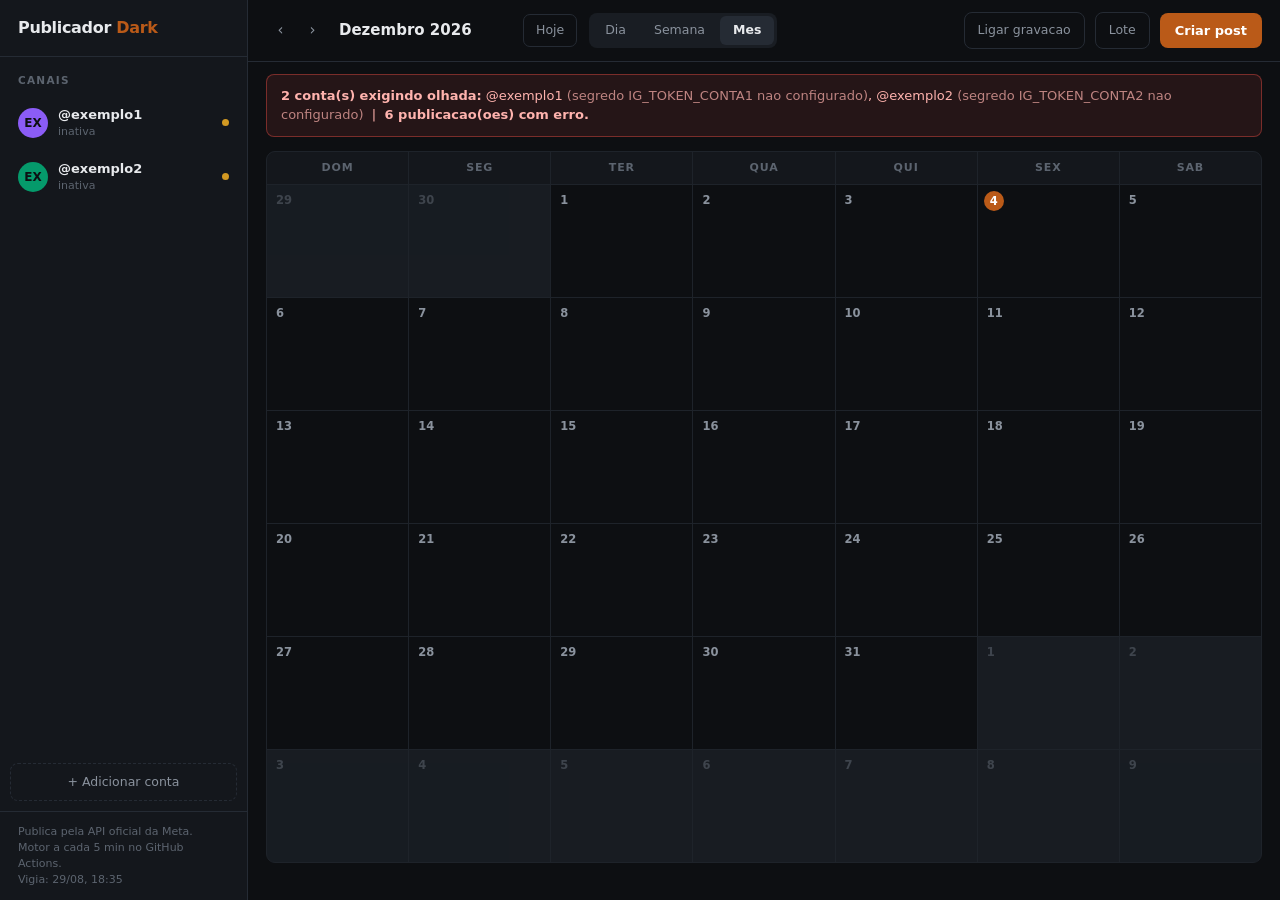
<file: index.html>
<!doctype html>
<html lang="pt-BR">
<head>
<meta charset="utf-8">
<meta name="viewport" content="width=device-width,initial-scale=1">
<title>Publicador Dark</title>
<style>
:root{
  --fundo:#0d0f12;--painel:#14171c;--caixa:#191d23;--linha:#252b34;--linha2:#1e232a;
  --texto:#e8eaed;--fraco:#8a929d;--apagado:#5c646f;
  --marca:#ba5a18;--ok:#3fb950;--alarme:#f85149;--espera:#d29922;
  --lateral:248px;
}
*{box-sizing:border-box;margin:0;padding:0}
body{background:var(--fundo);color:var(--texto);
  font:14px/1.5 ui-sans-serif,system-ui,"Segoe UI",sans-serif;overflow:hidden}
button{font:inherit;color:inherit;background:none;border:none;cursor:pointer}
input,textarea,select{font:inherit;color:inherit;background:var(--fundo);
  border:1px solid var(--linha);border-radius:7px;padding:9px 11px;width:100%}
input:focus,textarea:focus,select:focus{outline:none;border-color:var(--marca)}
.app{display:flex;height:100vh}

/* ---------- barra lateral ---------- */
.lateral{width:var(--lateral);background:var(--painel);border-right:1px solid var(--linha);
  display:flex;flex-direction:column;flex-shrink:0}
.marca{padding:16px 18px;border-bottom:1px solid var(--linha);font-weight:650;
  font-size:16px;letter-spacing:-.02em}
.marca span{color:var(--marca)}
.titulinho{font-size:10.5px;text-transform:uppercase;letter-spacing:.12em;
  color:var(--apagado);padding:16px 18px 8px;font-weight:600}
.canais{flex:1;overflow-y:auto;padding:0 10px}
.canal{display:flex;align-items:center;gap:10px;padding:8px 8px;border-radius:8px;
  cursor:pointer;margin-bottom:2px;position:relative}
.canal:hover{background:var(--caixa)}
.canal.off{opacity:.42}
.av{width:30px;height:30px;border-radius:50%;flex-shrink:0;display:grid;
  place-items:center;font-size:12px;font-weight:700;color:#0d0f12}
.canal-nome{font-size:13px;font-weight:550;overflow:hidden;text-overflow:ellipsis;
  white-space:nowrap}
.canal-sub{font-size:11px;color:var(--apagado)}
.pto{width:7px;height:7px;border-radius:50%;flex-shrink:0;margin-left:auto}
.p-ok{background:var(--ok)}.p-alarme{background:var(--alarme)}
.p-espera{background:var(--espera)}.p-off{background:#3d444e}
.btn-add{margin:10px;padding:9px;border:1px dashed var(--linha);border-radius:8px;
  color:var(--fraco);font-size:12.5px;text-align:center}
.btn-add:hover{border-color:var(--marca);color:var(--texto)}
.rodape-lat{padding:12px 18px;border-top:1px solid var(--linha);font-size:11px;
  color:var(--apagado);line-height:1.45}

/* ---------- area principal ---------- */
.principal{flex:1;display:flex;flex-direction:column;min-width:0}
.topo{display:flex;align-items:center;gap:12px;padding:12px 18px;
  border-bottom:1px solid var(--linha);flex-wrap:wrap}
.nav{display:flex;align-items:center;gap:3px}
.nav button{width:29px;height:29px;border-radius:7px;color:var(--fraco);font-size:15px}
.nav button:hover{background:var(--caixa);color:var(--texto)}
.periodo{font-size:15px;font-weight:600;min-width:172px;text-transform:capitalize}
.hoje{padding:6px 12px;border:1px solid var(--linha);border-radius:7px;font-size:12.5px;
  color:var(--fraco)}
.hoje:hover{color:var(--texto);border-color:var(--fraco)}
.abas{display:flex;background:var(--caixa);border-radius:8px;padding:3px;gap:2px}
.abas button{padding:5px 13px;border-radius:6px;font-size:12.5px;color:var(--fraco)}
.abas button.on{background:var(--linha);color:var(--texto);font-weight:550}
.direita{margin-left:auto;display:flex;align-items:center;gap:10px}
.btn-mestre{background:var(--marca);color:#fff;padding:8px 15px;border-radius:8px;
  font-size:13px;font-weight:600}
.btn-mestre:hover{filter:brightness(1.12)}
.btn2{padding:8px 13px;border:1px solid var(--linha);border-radius:8px;font-size:12.5px;
  color:var(--fraco)}
.btn2:hover{color:var(--texto);border-color:var(--fraco)}

.fita{margin:12px 18px 0;background:rgba(248,81,73,.10);
  border:1px solid rgba(248,81,73,.4);color:#ffb3ae;border-radius:8px;
  padding:11px 14px;font-size:13px}

/* ---------- calendario ---------- */
.tela{flex:1;overflow:auto;padding:14px 18px 24px}
.grade{display:grid;grid-template-columns:repeat(7,1fr);gap:1px;background:var(--linha2);
  border:1px solid var(--linha2);border-radius:9px;overflow:hidden}
.cab{background:var(--painel);padding:8px 10px;font-size:11px;text-transform:uppercase;
  letter-spacing:.08em;color:var(--apagado);font-weight:600;text-align:center}
.dia{background:var(--fundo);min-height:112px;padding:6px;display:flex;
  flex-direction:column;gap:3px;cursor:pointer;transition:background .1s}
.dia:hover{background:#111419}
.dia.fora{opacity:.3}
.dia.arrasta{background:rgba(186,90,24,.16);outline:1px solid var(--marca);outline-offset:-1px}
.num{font-size:11.5px;color:var(--fraco);font-weight:600;padding:1px 3px}
.dia.now .num{background:var(--marca);color:#fff;border-radius:50%;width:20px;height:20px;
  display:grid;place-items:center}
.chip{background:var(--caixa);border-left:2.5px solid var(--marca);border-radius:4px;
  padding:3px 6px;font-size:11px;cursor:grab;display:flex;gap:5px;align-items:center;
  overflow:hidden}
.chip:hover{background:var(--linha)}
.chip.publicado{opacity:.5}
.chip.erro{border-left-color:var(--alarme);background:rgba(248,81,73,.08)}
.chip .h{color:var(--fraco);font-variant-numeric:tabular-nums;flex-shrink:0;font-size:10.5px}
.chip .t{overflow:hidden;text-overflow:ellipsis;white-space:nowrap}
.mais{font-size:10.5px;color:var(--apagado);padding-left:4px}

/* semana e dia */
.semana{display:grid;gap:1px;background:var(--linha2);border:1px solid var(--linha2);
  border-radius:9px;overflow:hidden}
.hora-lin{display:grid;grid-template-columns:56px repeat(var(--cols),1fr);gap:1px}
.hora-rot{background:var(--painel);font-size:10.5px;color:var(--apagado);padding:5px 7px;
  text-align:right;font-variant-numeric:tabular-nums}
.cel{background:var(--fundo);min-height:42px;padding:3px;cursor:pointer;
  display:flex;flex-direction:column;gap:2px}
.cel:hover{background:#111419}
.cel.arrasta{background:rgba(186,90,24,.16)}

/* ---------- modais ---------- */
.veu{position:fixed;inset:0;background:rgba(0,0,0,.68);display:grid;place-items:center;
  z-index:50;padding:20px}
.modal{background:var(--painel);border:1px solid var(--linha);border-radius:13px;
  width:100%;max-width:860px;max-height:90vh;display:flex;flex-direction:column;
  overflow:hidden}
.modal.estreito{max-width:520px}
.m-topo{display:flex;align-items:center;padding:15px 20px;border-bottom:1px solid var(--linha)}
.m-topo h3{font-size:15px;font-weight:620}
.m-topo button{margin-left:auto;color:var(--fraco);font-size:19px;line-height:1}
.m-corpo{padding:18px 20px;overflow-y:auto;display:grid;gap:16px}
.duas{display:grid;grid-template-columns:1fr 300px;gap:20px}
@media(max-width:760px){.duas{grid-template-columns:1fr}}
.m-pe{display:flex;gap:9px;padding:14px 20px;border-top:1px solid var(--linha);
  justify-content:flex-end}
label{display:block;font-size:11.5px;text-transform:uppercase;letter-spacing:.08em;
  color:var(--apagado);margin-bottom:6px;font-weight:600}
.escolhas{display:flex;gap:7px;flex-wrap:wrap}
.escolha{display:flex;align-items:center;gap:7px;padding:6px 11px 6px 6px;
  border:1px solid var(--linha);border-radius:20px;cursor:pointer;font-size:12.5px}
.escolha.on{border-color:var(--marca);background:rgba(186,90,24,.12)}
.escolha .av{width:22px;height:22px;font-size:10px}
textarea{min-height:118px;resize:vertical;line-height:1.55}
.previa{background:var(--fundo);border:1px solid var(--linha);border-radius:10px;
  padding:13px;font-size:12.5px}
.previa .cabec{display:flex;align-items:center;gap:8px;margin-bottom:9px}
.previa .quadro{aspect-ratio:9/16;max-height:230px;background:#0a0c0f;border-radius:7px;
  display:grid;place-items:center;color:var(--apagado);font-size:11px;margin-bottom:9px;
  overflow:hidden}
.previa video{width:100%;height:100%;object-fit:cover}
.dica{font-size:12px;color:var(--fraco);line-height:1.5}
.passo{display:flex;gap:11px;align-items:flex-start;font-size:13px;line-height:1.55}
.passo b{display:grid;place-items:center;width:21px;height:21px;border-radius:50%;
  background:var(--caixa);color:var(--marca);font-size:11px;flex-shrink:0;margin-top:1px}
code{background:var(--caixa);padding:1.5px 5px;border-radius:4px;
  font:12px ui-monospace,Consolas,monospace;color:#e0b088}
a{color:var(--marca)}
.aviso{font-size:11.5px;color:var(--apagado);line-height:1.5}
.vazio{padding:50px 20px;text-align:center;color:var(--apagado);font-size:13.5px}
.carregando{padding:60px;text-align:center;color:var(--apagado)}
.pilula{font-size:10.5px;padding:2px 7px;border-radius:11px;background:var(--caixa);
  color:var(--fraco)}
</style>
</head>
<body>
<div class="app" id="app"><div class="carregando">carregando...</div></div>

<script>
/* =====================================================================
   Publicador Dark
   Painel estatico no GitHub Pages. Le e escreve os arquivos do repositorio
   pela API do GitHub. Quem publica de verdade e o GitHub Actions, a cada
   5 minutos, lendo dados/agenda.json.
   ===================================================================== */

const REPO  = { dono:"Elmoamacoca", nome:"publicador-dark", ramo:"main" };
const CORES = ["#ba5a18","#3b82f6","#8b5cf6","#059a6b","#d29922","#e0508a",
               "#0d9488","#c2410c","#6366f1","#16a34a"];
const DIAS  = ["dom","seg","ter","qua","qui","sex","sab"];
const MESES = ["janeiro","fevereiro","marco","abril","maio","junho","julho",
               "agosto","setembro","outubro","novembro","dezembro"];

const S = {                       // estado da aplicacao
  token: localStorage.getItem("pd_token") || "",
  vista: localStorage.getItem("pd_vista") || "mes",
  foco:  new Date(),
  contas: [], agenda: [], midia: [],
  sha: {}, ocultas: new Set(),
  modal: null, salvando: false
};

/* ---------------- utilidades ---------------- */
const $ = s => document.querySelector(s);
const esc = t => String(t??"").replace(/[&<>"]/g,c=>({"&":"&amp;","<":"&lt;",">":"&gt;",'"':"&quot;"}[c]));
const iso = d => new Date(d.getTime()-d.getTimezoneOffset()*6e4).toISOString().slice(0,16);
const chave = d => `${d.getFullYear()}-${String(d.getMonth()+1).padStart(2,"0")}-${String(d.getDate()).padStart(2,"0")}`;
const hhmm = d => `${String(d.getHours()).padStart(2,"0")}:${String(d.getMinutes()).padStart(2,"0")}`;
const corDe = id => CORES[[...String(id)].reduce((a,c)=>a+c.charCodeAt(0),0)%CORES.length];
const inicial = c => (c.arroba||c.id||"?").replace("@","").slice(0,2).toUpperCase();

/* ---------------- acesso ao GitHub ---------------- */
async function gh(caminho, opcoes={}){
  const r = await fetch(`https://api.github.com/repos/${REPO.dono}/${REPO.nome}/${caminho}`,{
    ...opcoes,
    headers:{ Accept:"application/vnd.github+json",
              ...(S.token?{Authorization:`Bearer ${S.token}`}:{}),
              ...(opcoes.headers||{}) }
  });
  if(!r.ok) throw new Error(`${r.status} ${(await r.text()).slice(0,160)}`);
  return r.json();
}

async function lerArquivo(caminho){
  // Com token usa a API (traz o sha, necessario para gravar).
  // Sem token cai para leitura publica, e o painel fica so de leitura.
  if(S.token){
    const d = await gh(`contents/${caminho}?ref=${REPO.ramo}`);
    S.sha[caminho] = d.sha;
    return JSON.parse(decodeURIComponent(escape(atob(d.content.replace(/\n/g,"")))));
  }
  const r = await fetch(`dados/${caminho.split("/").pop()}?t=${Date.now()}`);
  return r.ok ? r.json() : null;
}

async function gravarArquivo(caminho, obj, mensagem){
  const conteudo = btoa(unescape(encodeURIComponent(JSON.stringify(obj,null,2))));
  const d = await gh(`contents/${caminho}`,{
    method:"PUT",
    body: JSON.stringify({ message:mensagem, content:conteudo,
                           sha:S.sha[caminho], branch:REPO.ramo })
  });
  S.sha[caminho] = d.content.sha;
}

async function listarMidia(){
  try{
    const d = await gh(`contents/midia?ref=${REPO.ramo}`);
    return d.filter(a=>/\.(mp4|mov)$/i.test(a.name)).map(a=>a.name);
  }catch(e){ return []; }
}

/* ---------------- carga ---------------- */
async function carregar(){
  try{
    const [c,a] = await Promise.all([
      lerArquivo("dados/contas.json"), lerArquivo("dados/agenda.json")
    ]);
    S.contas = (c&&c.contas)||[]; S.agenda = (a&&a.itens)||[];
    S.atualizado = c&&c.atualizado_em;
    S.midia = S.token ? await listarMidia() : [];
  }catch(e){
    S.erroCarga = e.message;
  }
  desenhar();
}

/* ---------------- desenho ---------------- */
function desenhar(){
  if(!S.token && !S.contas.length && !S.agenda.length && S.erroCarga){
    return $("#app").innerHTML = `<div class="carregando">nao consegui ler os dados<br>
      <span style="font-size:12px">${esc(S.erroCarga)}</span></div>`;
  }
  $("#app").innerHTML = lateral() + `<div class="principal">${topo()}${fita()}
    <div class="tela" id="tela">${S.vista==="mes"?vistaMes():vistaHoras()}</div></div>`;
  ligarEventos();
  if(S.modal) document.body.insertAdjacentHTML("beforeend", S.modal);
  if(S.modal) ligarModal();
}

function lateral(){
  const canais = S.contas.length ? S.contas.map(c=>{
    const on = !S.ocultas.has(c.id);
    const est = c.status==="ok"?"p-ok":c.status==="alarme"?"p-alarme":
                c.status==="sem_token"?"p-espera":"p-off";
    return `<div class="canal ${on?"":"off"}" data-canal="${esc(c.id)}">
      <div class="av" style="background:${corDe(c.id)}">${esc(inicial(c))}</div>
      <div style="min-width:0">
        <div class="canal-nome">${esc(c.arroba||c.id)}</div>
        <div class="canal-sub">${c.seguidores!=null?c.seguidores+" seg.":
          (c.ativa?"sem dados":"inativa")}</div>
      </div><div class="pto ${est}"></div></div>`;
  }).join("") : `<div style="padding:14px 18px;color:var(--apagado);font-size:12.5px;
      line-height:1.5">Nenhuma conta ainda.<br>Comece adicionando uma.</div>`;

  return `<aside class="lateral">
    <div class="marca">Publicador <span>Dark</span></div>
    <div class="titulinho">Canais</div>
    <div class="canais">${canais}</div>
    <button class="btn-add" id="add-conta">+ Adicionar conta</button>
    <div class="rodape-lat">
      Publica pela API oficial da Meta.<br>
      Motor a cada 5 min no GitHub Actions.<br>
      ${S.atualizado?`Vigia: ${new Date(S.atualizado).toLocaleString("pt-BR",{day:"2-digit",month:"2-digit",hour:"2-digit",minute:"2-digit"})}`:"Vigia ainda nao rodou."}
    </div></aside>`;
}

function topo(){
  const d = S.foco;
  let rotulo;
  if(S.vista==="mes") rotulo = `${MESES[d.getMonth()]} ${d.getFullYear()}`;
  else if(S.vista==="semana"){
    const i=inicioSemana(d), f=new Date(i); f.setDate(i.getDate()+6);
    rotulo = `${i.getDate()} a ${f.getDate()} de ${MESES[f.getMonth()]}`;
  } else rotulo = `${DIAS[d.getDay()]}, ${d.getDate()} de ${MESES[d.getMonth()]}`;

  return `<div class="topo">
    <div class="nav"><button id="ant">&#8249;</button><button id="prox">&#8250;</button></div>
    <div class="periodo">${rotulo}</div>
    <button class="hoje" id="hoje">Hoje</button>
    <div class="abas">
      ${["dia","semana","mes"].map(v=>`<button data-vista="${v}"
        class="${S.vista===v?"on":""}">${v[0].toUpperCase()+v.slice(1)}</button>`).join("")}
    </div>
    <div class="direita">
      ${S.token?`<span class="pilula">gravacao ligada</span>`:
        `<button class="btn2" id="ligar">Ligar gravacao</button>`}
      <button class="btn2" id="lote">Lote</button>
      <button class="btn-mestre" id="criar">Criar post</button>
    </div></div>`;
}

function fita(){
  const caidas = S.contas.filter(c=>c.status==="alarme"||c.status==="sem_token");
  const erros  = S.agenda.filter(i=>i.status==="erro");
  if(!caidas.length && !erros.length) return "";
  const partes=[];
  if(caidas.length) partes.push(`<b>${caidas.length} conta(s) exigindo olhada:</b> `+
    caidas.map(c=>`${esc(c.arroba||c.id)} <span style="opacity:.7">(${esc(c.detalhe||c.status)})</span>`).join(", "));
  if(erros.length) partes.push(`<b>${erros.length} publicacao(oes) com erro.</b>`);
  return `<div class="fita">${partes.join(" &nbsp;|&nbsp; ")}</div>`;
}

/* ---------- vista de mes ---------- */
function vistaMes(){
  const d=S.foco, primeiro=new Date(d.getFullYear(),d.getMonth(),1);
  const ini=new Date(primeiro); ini.setDate(1-primeiro.getDay());
  const hoje=chave(new Date());
  let html = DIAS.map(x=>`<div class="cab">${x}</div>`).join("");

  for(let i=0;i<42;i++){
    const dia=new Date(ini); dia.setDate(ini.getDate()+i);
    const k=chave(dia), fora=dia.getMonth()!==d.getMonth();
    const itens=itensDoDia(k).sort((a,b)=>a.quando<b.quando?-1:1);
    html += `<div class="dia ${fora?"fora":""} ${k===hoje?"now":""}" data-dia="${k}">
      <div class="num">${dia.getDate()}</div>
      ${itens.slice(0,4).map(chip).join("")}
      ${itens.length>4?`<div class="mais">+${itens.length-4}</div>`:""}
    </div>`;
  }
  return `<div class="grade">${html}</div>`;
}

/* ---------- vistas de semana e dia ---------- */
function vistaHoras(){
  const dias = S.vista==="semana"
    ? Array.from({length:7},(_,i)=>{const x=inicioSemana(S.foco);x.setDate(x.getDate()+i);return x;})
    : [S.foco];
  const hoje=chave(new Date());
  let cab=`<div class="hora-lin" style="--cols:${dias.length}"><div class="hora-rot"></div>`;
  cab += dias.map(x=>`<div class="cab" ${chave(x)===hoje?'style="color:var(--marca)"':""}>
    ${DIAS[x.getDay()]} ${x.getDate()}</div>`).join("")+`</div>`;

  let corpo="";
  for(let h=0;h<24;h++){
    corpo += `<div class="hora-lin" style="--cols:${dias.length}">
      <div class="hora-rot">${String(h).padStart(2,"0")}:00</div>`;
    for(const dia of dias){
      const k=chave(dia);
      const itens=itensDoDia(k).filter(i=>new Date(i.quando).getHours()===h)
                               .sort((a,b)=>a.quando<b.quando?-1:1);
      corpo += `<div class="cel" data-dia="${k}" data-hora="${h}">${itens.map(chip).join("")}</div>`;
    }
    corpo += `</div>`;
  }
  return `<div class="semana">${cab}${corpo}</div>`;
}

function itensDoDia(k){
  return S.agenda.filter(i=>!S.ocultas.has(i.conta) && chave(new Date(i.quando))===k);
}

function chip(i){
  const c=S.contas.find(x=>x.id===i.conta);
  const cls = i.status==="publicado"?"publicado":i.status==="erro"?"erro":"";
  return `<div class="chip ${cls}" draggable="true" data-id="${esc(i.id)}"
    style="border-left-color:${corDe(i.conta)}" title="${esc(c?c.arroba:i.conta)} | ${esc(i.legenda||"")}">
    <span class="h">${hhmm(new Date(i.quando))}</span>
    <span class="t">${esc(i.legenda||i.video.replace("midia/",""))}</span></div>`;
}

function inicioSemana(d){ const x=new Date(d); x.setDate(d.getDate()-d.getDay());
  x.setHours(0,0,0,0); return x; }

/* ---------------- eventos ---------------- */
function ligarEventos(){
  $("#ant").onclick  = ()=>andar(-1);
  $("#prox").onclick = ()=>andar(1);
  $("#hoje").onclick = ()=>{S.foco=new Date();desenhar()};
  document.querySelectorAll("[data-vista]").forEach(b=>b.onclick=()=>{
    S.vista=b.dataset.vista; localStorage.setItem("pd_vista",S.vista); desenhar();});
  document.querySelectorAll("[data-canal]").forEach(el=>el.onclick=()=>{
    const id=el.dataset.canal;
    S.ocultas.has(id)?S.ocultas.delete(id):S.ocultas.add(id); desenhar();});

  $("#add-conta").onclick = abrirConta;
  $("#criar").onclick = ()=>abrirCompositor(null,null);
  $("#lote").onclick = abrirLote;
  if($("#ligar")) $("#ligar").onclick = abrirLigar;

  // clique em espaco vazio abre o compositor ja naquela data e hora
  document.querySelectorAll("[data-dia]").forEach(cel=>{
    cel.onclick = e=>{
      if(e.target.closest(".chip")) return;
      const d=new Date(cel.dataset.dia+"T12:00:00");
      if(cel.dataset.hora!==undefined) d.setHours(+cel.dataset.hora,0,0,0);
      abrirCompositor(null,d);
    };
    cel.ondragover = e=>{e.preventDefault();cel.classList.add("arrasta")};
    cel.ondragleave = ()=>cel.classList.remove("arrasta");
    cel.ondrop = e=>{
      e.preventDefault(); cel.classList.remove("arrasta");
      mover(e.dataTransfer.getData("id"), cel.dataset.dia, cel.dataset.hora);
    };
  });
  document.querySelectorAll(".chip").forEach(ch=>{
    ch.ondragstart = e=>e.dataTransfer.setData("id",ch.dataset.id);
    ch.onclick = e=>{e.stopPropagation();
      abrirCompositor(S.agenda.find(i=>i.id===ch.dataset.id),null);};
  });
}

function andar(n){
  const d=S.foco;
  if(S.vista==="mes") d.setMonth(d.getMonth()+n);
  else if(S.vista==="semana") d.setDate(d.getDate()+7*n);
  else d.setDate(d.getDate()+n);
  desenhar();
}

async function mover(id, dia, hora){
  const item=S.agenda.find(i=>i.id===id);
  if(!item || item.status==="publicado") return;
  if(!S.token) return alert("Ligue a gravacao para mover posts.");
  const antigo=new Date(item.quando), novo=new Date(dia+"T00:00:00");
  novo.setHours(hora!==undefined?+hora:antigo.getHours(), antigo.getMinutes(),0,0);
  item.quando = novo.toISOString();
  desenhar();
  await salvarAgenda(`mover ${id}`);
}

/* ---------------- gravacao ---------------- */
async function salvarAgenda(msg){
  try{
    S.salvando=true;
    await gravarArquivo("dados/agenda.json",
      {_comentario:"Gerado pelo painel e por publicador/agendar.py.", itens:S.agenda}, msg);
  }catch(e){ alert("nao consegui gravar: "+e.message); }
  finally{ S.salvando=false; }
}
async function salvarContas(msg){
  try{
    await gravarArquivo("dados/contas.json",
      {_comentario:"segredo_token e o NOME do segredo no GitHub, nunca o token.",
       atualizado_em:S.atualizado||null, alarmes:0, contas:S.contas}, msg);
  }catch(e){ alert("nao consegui gravar: "+e.message); }
}

/* ---------------- modais ---------------- */
function fechar(){ S.modal=null; document.querySelector(".veu")?.remove(); }
function abrir(html){ S.modal=html; document.body.insertAdjacentHTML("beforeend",html); ligarModal(); }

function ligarModal(){
  document.querySelectorAll("[data-fechar]").forEach(b=>b.onclick=fechar);
  const veu=document.querySelector(".veu");
  if(veu) veu.onclick = e=>{ if(e.target===veu) fechar(); };
  if(window._ligar) window._ligar();
}

/* --- ligar gravacao --- */
function abrirLigar(){
  abrir(`<div class="veu"><div class="modal estreito">
    <div class="m-topo"><h3>Ligar gravacao</h3><button data-fechar>&times;</button></div>
    <div class="m-corpo">
      <p class="dica">O painel le os dados sozinho. Para <b>criar, mover e apagar</b> post
      ele precisa de uma chave do GitHub com permissao de escrita no repositorio.</p>
      <div class="passo"><b>1</b><div>Abra
        <a href="https://github.com/settings/personal-access-tokens/new" target="_blank">
        github.com/settings/personal-access-tokens</a></div></div>
      <div class="passo"><b>2</b><div>Escolha so o repositorio
        <code>publicador-dark</code></div></div>
      <div class="passo"><b>3</b><div>Em permissoes, ligue <code>Contents</code> como
        <code>Read and write</code></div></div>
      <div><label>Cole a chave aqui</label>
        <input id="tk" type="password" placeholder="github_pat_..."></div>
      <p class="aviso">A chave fica so no seu navegador, em armazenamento local.
      Ela nunca entra no repositorio nem aparece para mais ninguem.</p>
    </div>
    <div class="m-pe"><button class="btn2" data-fechar>Cancelar</button>
      <button class="btn-mestre" id="ok">Ligar</button></div></div></div>`);
  window._ligar=()=>{ const b=$("#ok"); if(!b) return;
    b.onclick=async()=>{
      const v=$("#tk").value.trim(); if(!v) return;
      S.token=v; localStorage.setItem("pd_token",v);
      fechar(); window._ligar=null; await carregar();
    };};
  window._ligar();
}

/* --- adicionar conta (o fluxo de autorizacao) --- */
function abrirConta(){
  const n = S.contas.length+1;
  const segredo = `IG_TOKEN_CONTA${n}`;
  abrir(`<div class="veu"><div class="modal">
    <div class="m-topo"><h3>Adicionar conta</h3><button data-fechar>&times;</button></div>
    <div class="m-corpo"><div class="duas">
      <div style="display:grid;gap:14px">
        <div class="passo"><b>1</b><div>Crie um aplicativo Meta <b>novo</b>, tipo Outro,
          produto Instagram, configuracao <b>API com login do Instagram</b>.
          <a href="https://developers.facebook.com/apps" target="_blank">abrir painel</a>
          <div class="aviso">Nao reaproveite o aplicativo que atende cliente.
          Isso amarraria a identidade da agencia a operacao dark.</div></div></div>
        <div class="passo"><b>2</b><div>No aplicativo, adicione a conta como
          <b>Testador do Instagram</b>, e aceite o convite em
          <a href="https://www.instagram.com/accounts/manage_access/" target="_blank">
          manage_access</a>. A conta precisa ser profissional.</div></div>
        <div class="passo"><b>3</b><div>Gere o token e descubra o identificador com
          <code>GET /me?fields=user_id,username</code></div></div>
        <div class="passo"><b>4</b><div>Guarde o token como segredo
          <code>${segredo}</code> em
          <a href="https://github.com/${REPO.dono}/${REPO.nome}/settings/secrets/actions/new"
          target="_blank">Secrets, Actions</a>.
          <div class="aviso">O token do Instagram nunca passa por este painel.
          Ele vai direto para o cofre do GitHub, que so o motor le.</div></div></div>
      </div>
      <div style="display:grid;gap:12px;align-content:start">
        <div><label>Arroba</label><input id="c-arroba" placeholder="@minhapagina"></div>
        <div><label>Identificador numerico</label><input id="c-id" placeholder="17841..."></div>
        <div><label>Nome do segredo</label><input id="c-seg" value="${segredo}"></div>
        <div><label>Criada em</label><input id="c-nasc" type="date"
          value="${new Date().toISOString().slice(0,10)}">
          <div class="aviso" style="margin-top:5px">Define a curva de aquecimento.
          Ate 21 dias, 1 post por dia.</div></div>
      </div>
    </div></div>
    <div class="m-pe"><button class="btn2" data-fechar>Cancelar</button>
      <button class="btn-mestre" id="ok">Adicionar</button></div></div></div>`);
  window._ligar=()=>{ const b=$("#ok"); if(!b) return;
    b.onclick=async()=>{
      if(!S.token) return alert("Ligue a gravacao primeiro.");
      const arroba=$("#c-arroba").value.trim(), igid=$("#c-id").value.trim();
      if(!arroba||!igid) return alert("Preencha arroba e identificador.");
      S.contas.push({ id:"conta"+(S.contas.length+1),
        arroba:arroba.startsWith("@")?arroba:"@"+arroba, ig_user_id:igid,
        segredo_token:$("#c-seg").value.trim(), criada_em:$("#c-nasc").value,
        ativa:true, status:"desconhecido", detalhe:null, ultima_checagem:null,
        seguidores:null, posts:null, teto_usado:null, teto_total:null });
      fechar(); window._ligar=null; desenhar();
      await salvarContas(`conta ${arroba}`);
    };};
  window._ligar();
}

/* --- compositor --- */
function abrirCompositor(item, quando){
  const sel = new Set(item?[item.conta]:S.contas.filter(c=>c.ativa).map(c=>c.id).slice(0,1));
  const dt  = item?new Date(item.quando):(quando||new Date(Date.now()+36e5));
  const midias = S.midia.length?S.midia:(item?[item.video.replace("midia/","")]:[]);

  abrir(`<div class="veu"><div class="modal">
    <div class="m-topo"><h3>${item?"Editar post":"Criar post"}</h3>
      <button data-fechar>&times;</button></div>
    <div class="m-corpo"><div class="duas">
      <div style="display:grid;gap:15px">
        <div><label>Canais</label><div class="escolhas" id="canais">
          ${S.contas.map(c=>`<div class="escolha ${sel.has(c.id)?"on":""}" data-c="${esc(c.id)}">
            <div class="av" style="background:${corDe(c.id)}">${esc(inicial(c))}</div>
            ${esc(c.arroba||c.id)}</div>`).join("")||
            `<span class="dica">Nenhuma conta. Adicione uma primeiro.</span>`}
        </div></div>
        <div><label>Legenda</label>
          <textarea id="leg" placeholder="Escreva a legenda...">${esc(item?.legenda||"")}</textarea>
          <div class="aviso" style="margin-top:5px">Legenda repetida entre contas e sinal de
          operacao coordenada. Escreva uma por post.</div></div>
        <div style="display:grid;grid-template-columns:1fr 190px;gap:12px">
          <div><label>Video</label>
            <select id="vid">${midias.length?midias.map(m=>
              `<option ${item&&item.video.endsWith(m)?"selected":""}>${esc(m)}</option>`).join("")
              :`<option value="">nenhum video em midia/</option>`}</select></div>
          <div><label>Quando</label>
            <input id="qd" type="datetime-local" value="${iso(dt)}"></div>
        </div>
      </div>
      <div><label>Previa</label><div class="previa" id="previa"></div></div>
    </div></div>
    <div class="m-pe">
      ${item?`<button class="btn2" id="apagar" style="margin-right:auto;color:var(--alarme)">
        Apagar</button>`:""}
      <button class="btn2" data-fechar>Cancelar</button>
      <button class="btn-mestre" id="ok">${item?"Salvar":"Agendar"}</button>
    </div></div></div>`);

  window._ligar=()=>{
    const previa=()=>{
      const c=S.contas.find(x=>sel.has(x.id))||{arroba:"@conta"};
      const v=$("#vid")?.value;
      $("#previa").innerHTML=`
        <div class="cabec"><div class="av" style="background:${corDe(c.id||"x")}">
          ${esc(inicial(c))}</div><b style="font-size:12.5px">${esc(c.arroba||"@conta")}</b></div>
        <div class="quadro">${v?`<video src="midia/${encodeURIComponent(v)}" muted
          playsinline preload="metadata"></video>`:"sem video"}</div>
        <div style="color:var(--fraco);white-space:pre-wrap">${esc($("#leg")?.value||"sem legenda")}</div>`;
    };
    document.querySelectorAll("#canais [data-c]").forEach(el=>el.onclick=()=>{
      const id=el.dataset.c;
      sel.has(id)?sel.delete(id):sel.add(id);
      el.classList.toggle("on"); previa();
    });
    $("#leg").oninput=previa; if($("#vid")) $("#vid").onchange=previa;
    previa();

    if($("#apagar")) $("#apagar").onclick=async()=>{
      if(!confirm("Apagar este post?")) return;
      S.agenda=S.agenda.filter(i=>i.id!==item.id);
      fechar(); window._ligar=null; desenhar(); await salvarAgenda("apagar post");
    };

    $("#ok").onclick=async()=>{
      if(!S.token) return alert("Ligue a gravacao primeiro.");
      const video=$("#vid").value, quando=new Date($("#qd").value).toISOString();
      const legenda=$("#leg").value.trim();
      if(!video) return alert("Nao ha video em midia/.");
      if(!sel.size) return alert("Escolha ao menos um canal.");

      if(item){
        Object.assign(item,{conta:[...sel][0],video:"midia/"+video,legenda,quando});
      }else{
        // Um post por canal, com desvio de minutos para nao bater no mesmo instante.
        [...sel].forEach((cid,n)=>{
          const q=new Date(quando); q.setMinutes(q.getMinutes()+n*7);
          S.agenda.push({ id:Math.random().toString(36).slice(2,14), conta:cid,
            video:"midia/"+video, legenda, quando:q.toISOString(),
            status:"agendado", media_id:null, erro:null, tentativas:0 });
        });
      }
      fechar(); window._ligar=null; desenhar();
      await salvarAgenda(item?"editar post":"agendar post");
    };
  };
  window._ligar();
}

/* --- agendamento em lote --- */
function abrirLote(){
  abrir(`<div class="veu"><div class="modal estreito">
    <div class="m-topo"><h3>Agendamento em lote</h3><button data-fechar>&times;</button></div>
    <div class="m-corpo">
      <p class="dica">Espalha todos os videos de <code>midia/</code> pelas contas ativas.
      Aplica desvio de horario, legenda unica e curva de aquecimento.</p>
      <div style="display:grid;grid-template-columns:1fr 1fr;gap:12px">
        <div><label>Comeca em</label><input id="l-ini" type="date"
          value="${new Date(Date.now()+864e5).toISOString().slice(0,10)}"></div>
        <div><label>Horarios por dia</label><input id="l-hor" value="09:00,13:00,19:00"></div>
      </div>
      <div><label>Dias da semana</label><input id="l-dias" value="seg,ter,qua,qui,sex,sab,dom"></div>
      <p class="aviso">${S.midia.length} video(s) em midia/ e
      ${S.contas.filter(c=>c.ativa).length} conta(s) ativa(s).
      Cada horario informado e um post por dia, no maximo. A curva de aquecimento
      pode reduzir isso para contas novas.</p>
      <p class="dica">O lote roda no GitHub, pelo fluxo <b>agendar</b>. Apertar abaixo
      abre a pagina para disparar.</p>
    </div>
    <div class="m-pe"><button class="btn2" data-fechar>Fechar</button>
      <button class="btn-mestre" id="ok">Abrir disparo</button></div></div></div>`);
  window._ligar=()=>{ const b=$("#ok"); if(!b) return;
    b.onclick=()=>window.open(
      `https://github.com/${REPO.dono}/${REPO.nome}/actions/workflows/agendar.yml`,"_blank");
  };
  window._ligar();
}

carregar();
</script>
</body>
</html>
</file>
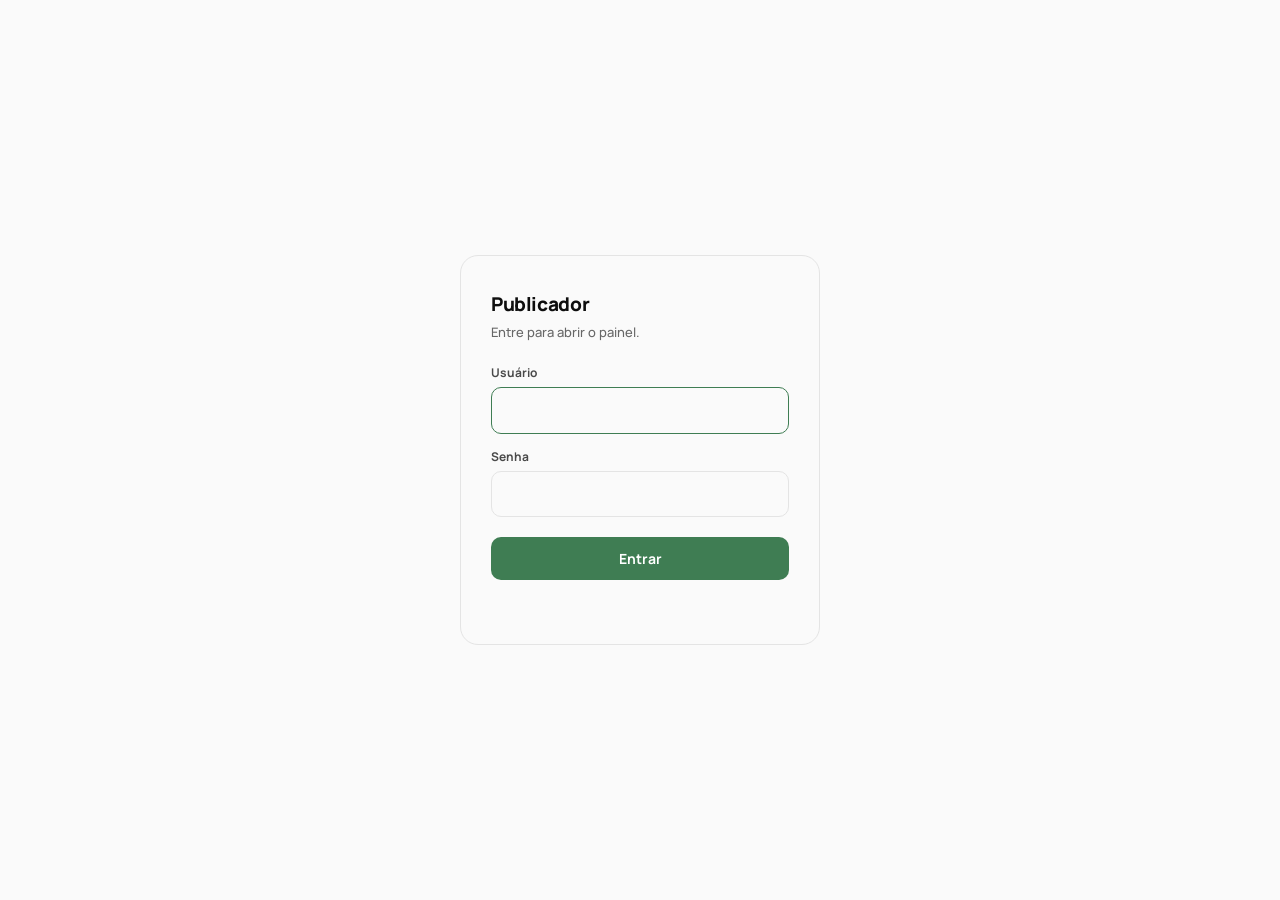
<file: painel/entrar.html>
<!doctype html>
<html lang="pt-BR">
<head>
<meta charset="utf-8">
<meta name="viewport" content="width=device-width, initial-scale=1">
<title>Entrar · Publicador Borusa</title>
<link rel="preconnect" href="https://fonts.googleapis.com">
<link href="https://fonts.googleapis.com/css2?family=Manrope:wght@500;700;800&display=swap" rel="stylesheet">
<style>
  :root{--paper:#FAFAFA;--ink:#0E0E0E;--linha:#E4E4E4;--accent:#3F7D53;--erro:#B3402A}
  @media (prefers-color-scheme:dark){
    :root{--paper:#111311;--ink:#F2F2EF;--linha:#2A2D2A}
  }
  *{box-sizing:border-box;margin:0}
  body{min-height:100vh;display:grid;place-items:center;background:var(--paper);
       color:var(--ink);font:500 15px/1.5 Manrope,system-ui,sans-serif}
  .cartao{width:min(360px,92vw);padding:34px 30px;border:1px solid var(--linha);
          border-radius:18px;animation:entra .5s cubic-bezier(.22,1,.36,1)}
  @keyframes entra{from{opacity:0;transform:translateY(14px)}to{opacity:1}}
  h1{font-size:19px;font-weight:800;letter-spacing:-.02em}
  .sub{opacity:.62;font-size:13px;margin:4px 0 22px}
  label{display:block;font-size:12px;font-weight:700;opacity:.75;margin:14px 0 5px}
  input{width:100%;padding:11px 13px;font:inherit;color:inherit;background:transparent;
        border:1px solid var(--linha);border-radius:10px;outline:none}
  input:focus{border-color:var(--accent)}
  button{width:100%;margin-top:20px;padding:12px;font:700 14px Manrope,sans-serif;
         color:#fff;background:var(--accent);border:0;border-radius:10px;cursor:pointer}
  button:hover{filter:brightness(1.07)}
  button[disabled]{opacity:.6;cursor:wait}
  .aviso{min-height:18px;margin-top:12px;font-size:12.5px;font-weight:700;
         color:var(--erro);text-align:center}
</style>
</head>
<body>
<form class="cartao" id="f">
  <h1>Publicador</h1>
  <p class="sub">Entre para abrir o painel.</p>
  <label for="u">Usuário</label>
  <input id="u" name="usuario" autocomplete="username" required autofocus>
  <label for="s">Senha</label>
  <input id="s" name="senha" type="password" autocomplete="current-password" required>
  <button id="b" type="submit">Entrar</button>
  <p class="aviso" id="aviso"></p>
</form>
<script>
document.getElementById('f').addEventListener('submit', function (ev) {
  ev.preventDefault();
  var b = document.getElementById('b'), aviso = document.getElementById('aviso');
  b.disabled = true; aviso.textContent = '';
  fetch('/entrar', {
    method: 'POST', headers: {'Content-Type': 'application/json'},
    body: JSON.stringify({usuario: document.getElementById('u').value,
                          senha: document.getElementById('s').value})
  }).then(function (r) { return r.json().then(function (d) { return [r.status, d]; }); })
    .then(function (par) {
      if (par[0] === 200) { location.href = '/'; return; }
      aviso.textContent = par[1].erro || 'nao deu certo, tente de novo';
      b.disabled = false;
    })
    .catch(function () { aviso.textContent = 'o servidor nao respondeu'; b.disabled = false; });
});
</script>
</body>
</html>
</file>
